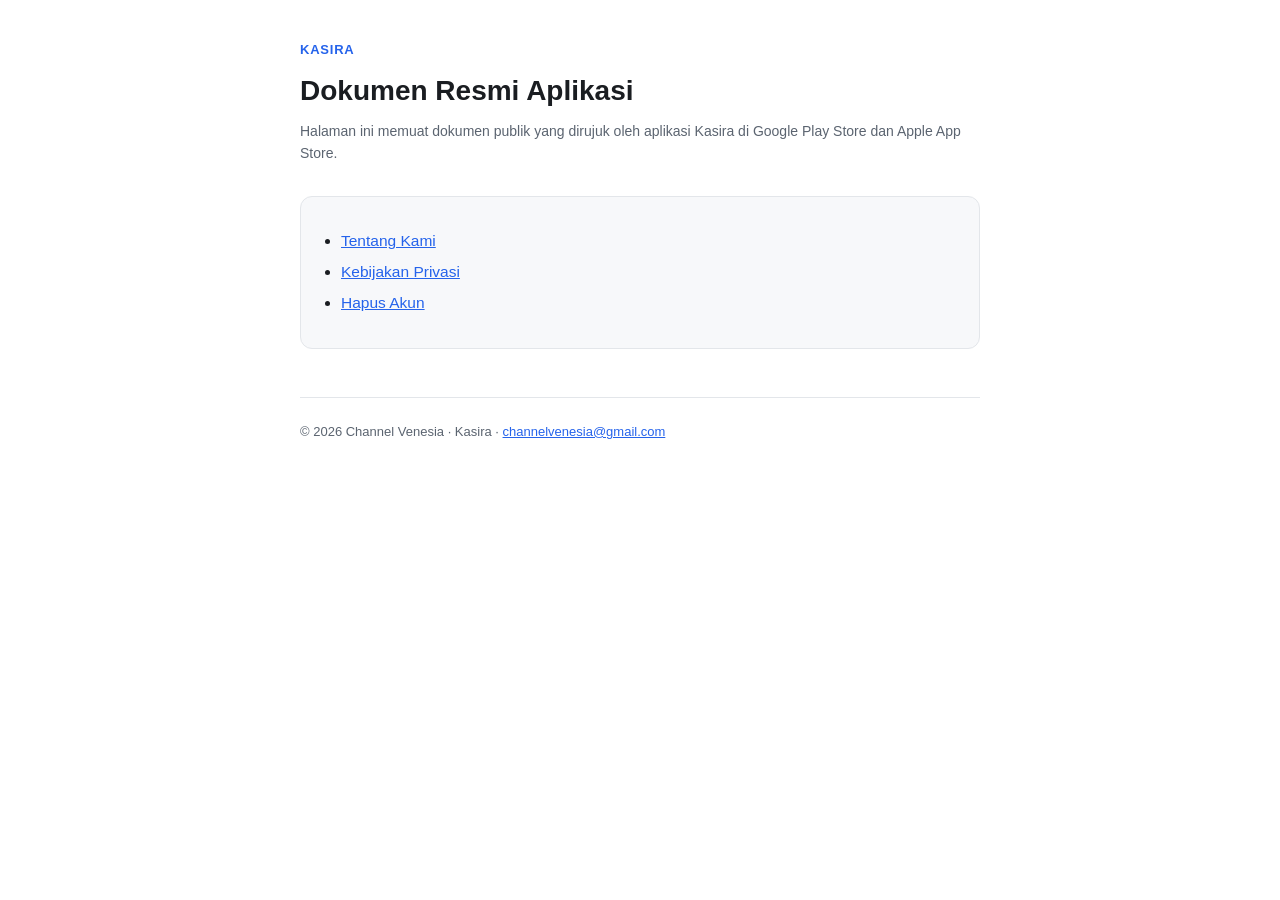
<file: index.html>
<!doctype html>
<html lang="id">
<head>
<meta charset="utf-8">
<meta name="viewport" content="width=device-width, initial-scale=1">
<title>Kasira</title>
<link rel="stylesheet" href="style.css">
</head>
<body>
<div class="wrap">
  <p class="eyebrow">Kasira</p>
  <h1>Dokumen Resmi Aplikasi</h1>
  <p class="meta">Halaman ini memuat dokumen publik yang dirujuk oleh aplikasi Kasira di Google Play Store dan Apple App Store.</p>

  <div class="card">
    <ul>
      <li><a href="about.html">Tentang Kami</a></li>
      <li><a href="privacy.html">Kebijakan Privasi</a></li>
      <li><a href="delete-account.html">Hapus Akun</a></li>
    </ul>
  </div>

  <footer>
    &copy; 2026 Channel Venesia &middot; Kasira &middot; <a href="mailto:channelvenesia@gmail.com">channelvenesia@gmail.com</a>
  </footer>
</div>
</body>
</html>
</file>
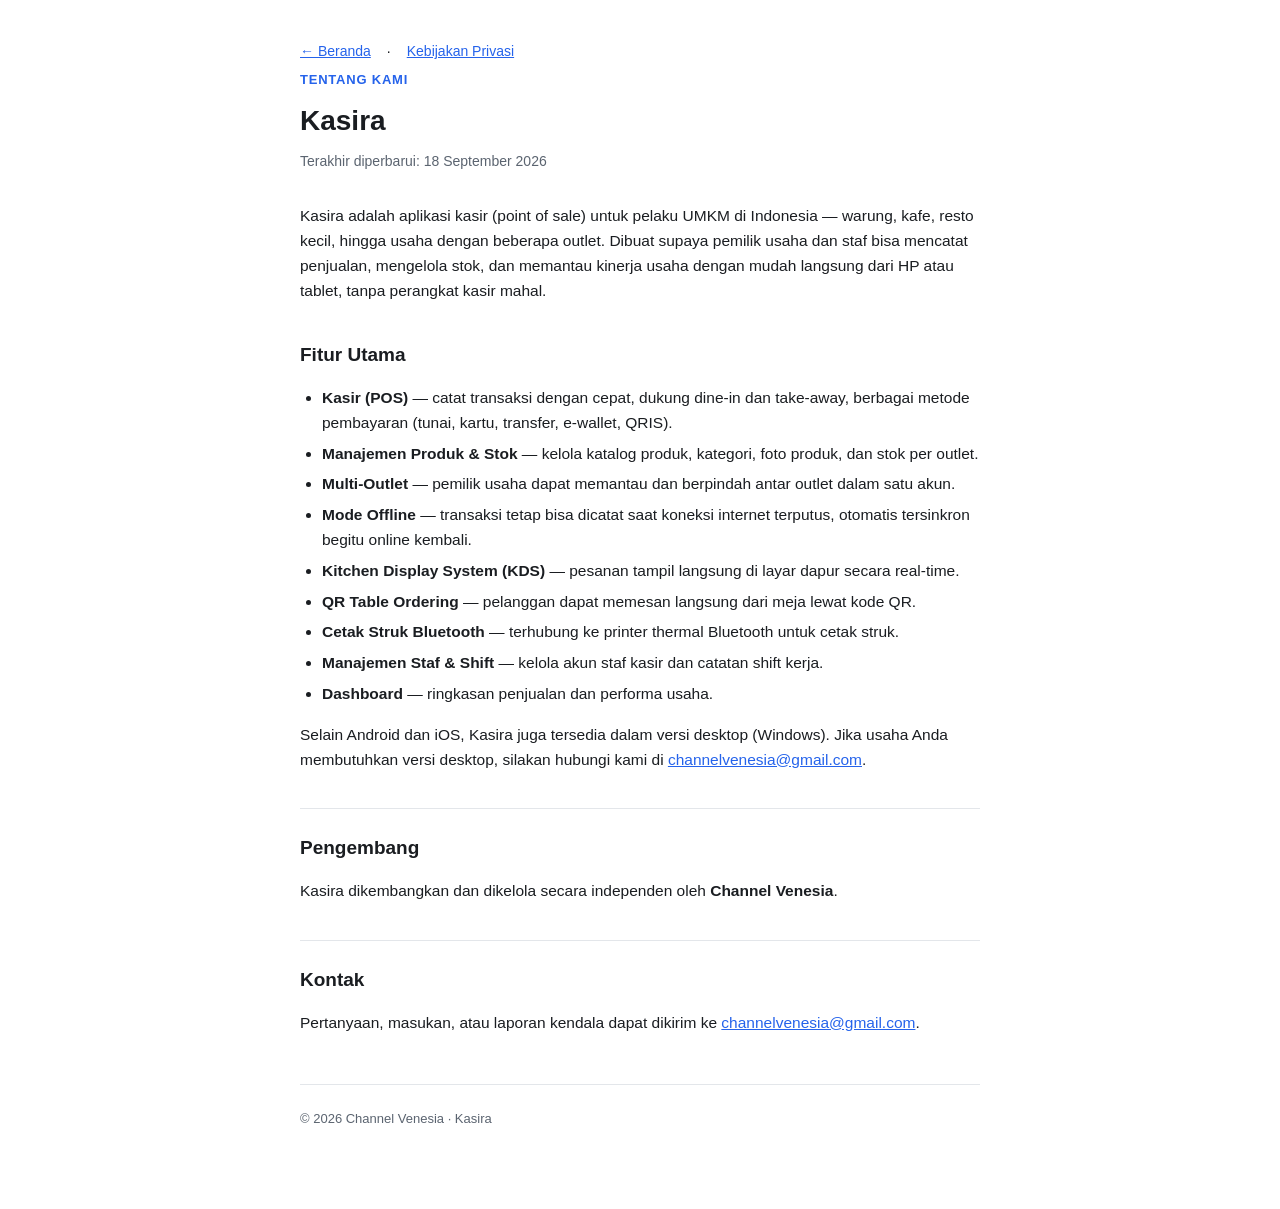
<file: about.html>
<!doctype html>
<html lang="id">
<head>
<meta charset="utf-8">
<meta name="viewport" content="width=device-width, initial-scale=1">
<title>Tentang Kami - Kasira</title>
<link rel="stylesheet" href="style.css">
</head>
<body>
<div class="wrap">
  <div class="nav"><a href="index.html">&larr; Beranda</a> &middot; <a href="privacy.html">Kebijakan Privasi</a></div>
  <p class="eyebrow">Tentang Kami</p>
  <h1>Kasira</h1>
  <p class="meta">Terakhir diperbarui: 18 September 2026</p>

  <p>
    Kasira adalah aplikasi kasir (point of sale) untuk pelaku UMKM di
    Indonesia &mdash; warung, kafe, resto kecil, hingga usaha dengan
    beberapa outlet. Dibuat supaya pemilik usaha dan staf bisa mencatat
    penjualan, mengelola stok, dan memantau kinerja usaha dengan mudah
    langsung dari HP atau tablet, tanpa perangkat kasir mahal.
  </p>

  <h2>Fitur Utama</h2>
  <ul>
    <li><strong>Kasir (POS)</strong> &mdash; catat transaksi dengan cepat, dukung dine-in dan take-away, berbagai metode pembayaran (tunai, kartu, transfer, e-wallet, QRIS).</li>
    <li><strong>Manajemen Produk &amp; Stok</strong> &mdash; kelola katalog produk, kategori, foto produk, dan stok per outlet.</li>
    <li><strong>Multi-Outlet</strong> &mdash; pemilik usaha dapat memantau dan berpindah antar outlet dalam satu akun.</li>
    <li><strong>Mode Offline</strong> &mdash; transaksi tetap bisa dicatat saat koneksi internet terputus, otomatis tersinkron begitu online kembali.</li>
    <li><strong>Kitchen Display System (KDS)</strong> &mdash; pesanan tampil langsung di layar dapur secara real-time.</li>
    <li><strong>QR Table Ordering</strong> &mdash; pelanggan dapat memesan langsung dari meja lewat kode QR.</li>
    <li><strong>Cetak Struk Bluetooth</strong> &mdash; terhubung ke printer thermal Bluetooth untuk cetak struk.</li>
    <li><strong>Manajemen Staf &amp; Shift</strong> &mdash; kelola akun staf kasir dan catatan shift kerja.</li>
    <li><strong>Dashboard</strong> &mdash; ringkasan penjualan dan performa usaha.</li>
  </ul>

  <p>
    Selain Android dan iOS, Kasira juga tersedia dalam versi desktop
    (Windows). Jika usaha Anda membutuhkan versi desktop, silakan
    hubungi kami di <a href="mailto:channelvenesia@gmail.com">channelvenesia@gmail.com</a>.
  </p>

  <h2>Pengembang</h2>
  <p>
    Kasira dikembangkan dan dikelola secara independen oleh
    <strong>Channel Venesia</strong>.
  </p>

  <h2>Kontak</h2>
  <p>
    Pertanyaan, masukan, atau laporan kendala dapat dikirim ke
    <a href="mailto:channelvenesia@gmail.com">channelvenesia@gmail.com</a>.
  </p>

  <footer>
    &copy; 2026 Channel Venesia &middot; Kasira
  </footer>
</div>
</body>
</html>
</file>
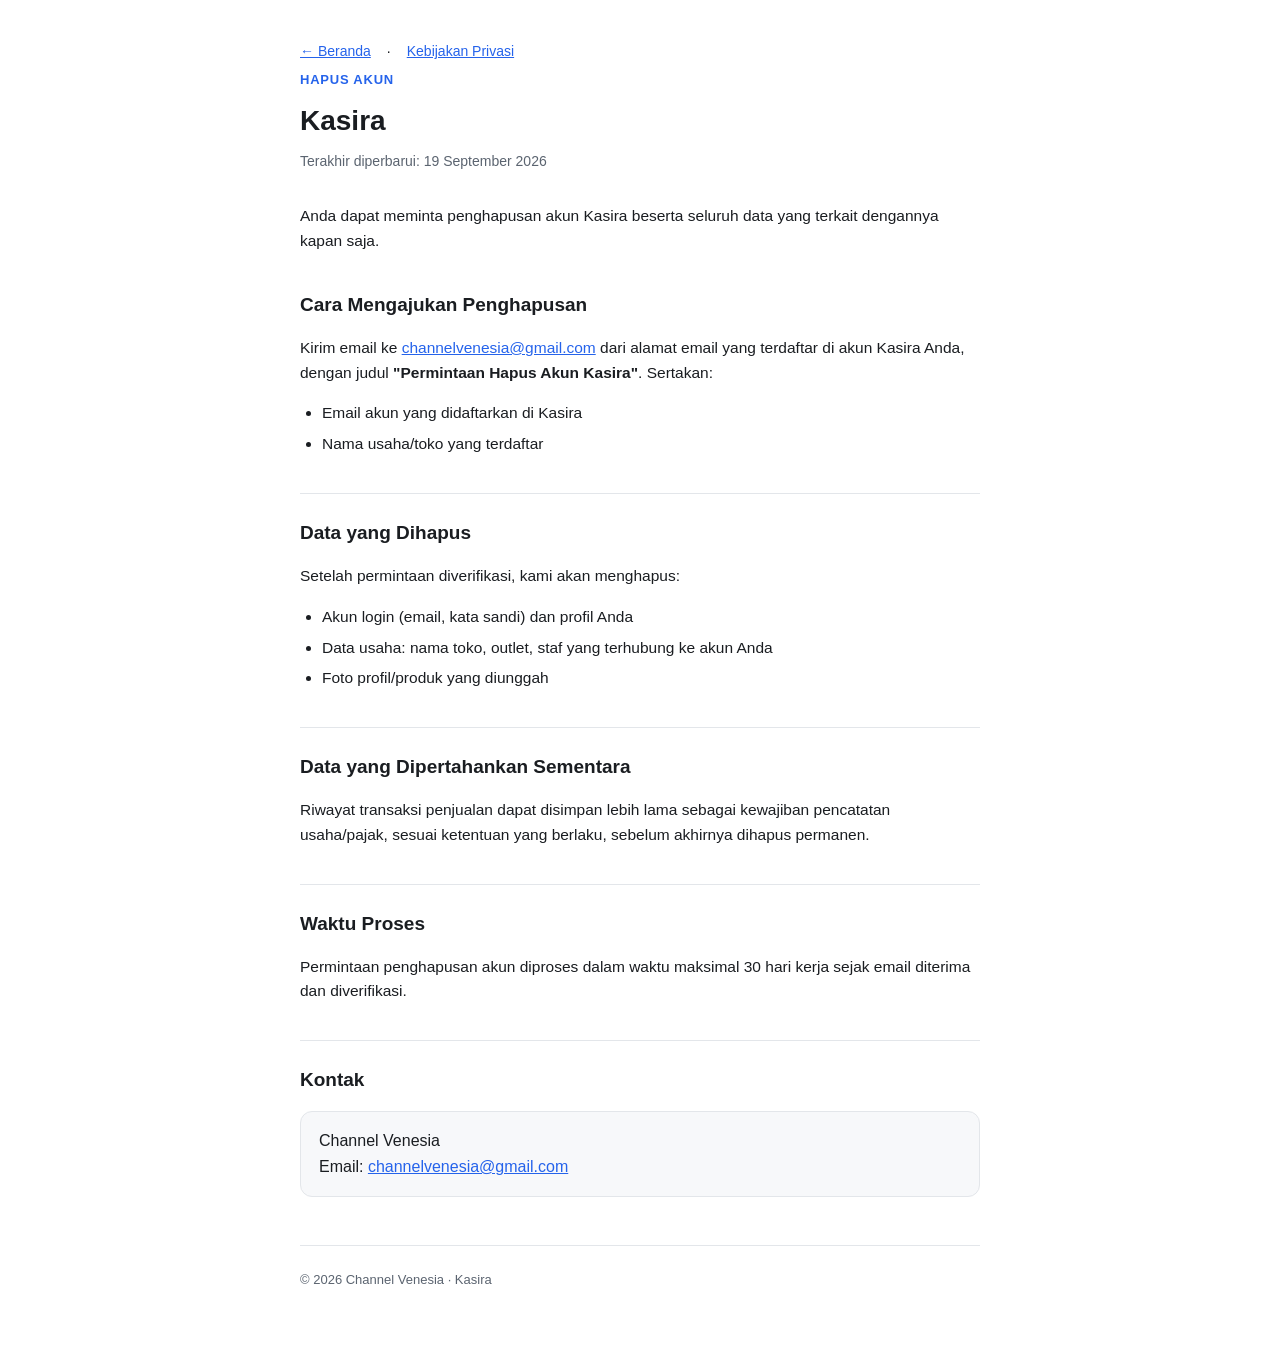
<file: delete-account.html>
<!doctype html>
<html lang="id">
<head>
<meta charset="utf-8">
<meta name="viewport" content="width=device-width, initial-scale=1">
<title>Hapus Akun - Kasira</title>
<link rel="stylesheet" href="style.css">
</head>
<body>
<div class="wrap">
  <div class="nav"><a href="index.html">&larr; Beranda</a> &middot; <a href="privacy.html">Kebijakan Privasi</a></div>
  <p class="eyebrow">Hapus Akun</p>
  <h1>Kasira</h1>
  <p class="meta">Terakhir diperbarui: 19 September 2026</p>

  <p>
    Anda dapat meminta penghapusan akun Kasira beserta seluruh data
    yang terkait dengannya kapan saja.
  </p>

  <h2>Cara Mengajukan Penghapusan</h2>
  <p>
    Kirim email ke <a href="mailto:channelvenesia@gmail.com?subject=Permintaan%20Hapus%20Akun%20Kasira">channelvenesia@gmail.com</a>
    dari alamat email yang terdaftar di akun Kasira Anda, dengan judul
    <strong>"Permintaan Hapus Akun Kasira"</strong>. Sertakan:
  </p>
  <ul>
    <li>Email akun yang didaftarkan di Kasira</li>
    <li>Nama usaha/toko yang terdaftar</li>
  </ul>

  <h2>Data yang Dihapus</h2>
  <p>Setelah permintaan diverifikasi, kami akan menghapus:</p>
  <ul>
    <li>Akun login (email, kata sandi) dan profil Anda</li>
    <li>Data usaha: nama toko, outlet, staf yang terhubung ke akun Anda</li>
    <li>Foto profil/produk yang diunggah</li>
  </ul>

  <h2>Data yang Dipertahankan Sementara</h2>
  <p>
    Riwayat transaksi penjualan dapat disimpan lebih lama sebagai
    kewajiban pencatatan usaha/pajak, sesuai ketentuan yang berlaku,
    sebelum akhirnya dihapus permanen.
  </p>

  <h2>Waktu Proses</h2>
  <p>
    Permintaan penghapusan akun diproses dalam waktu maksimal 30 hari
    kerja sejak email diterima dan diverifikasi.
  </p>

  <h2>Kontak</h2>
  <div class="card">
    Channel Venesia<br>
    Email: <a href="mailto:channelvenesia@gmail.com">channelvenesia@gmail.com</a>
  </div>

  <footer>
    &copy; 2026 Channel Venesia &middot; Kasira
  </footer>
</div>
</body>
</html>
</file>
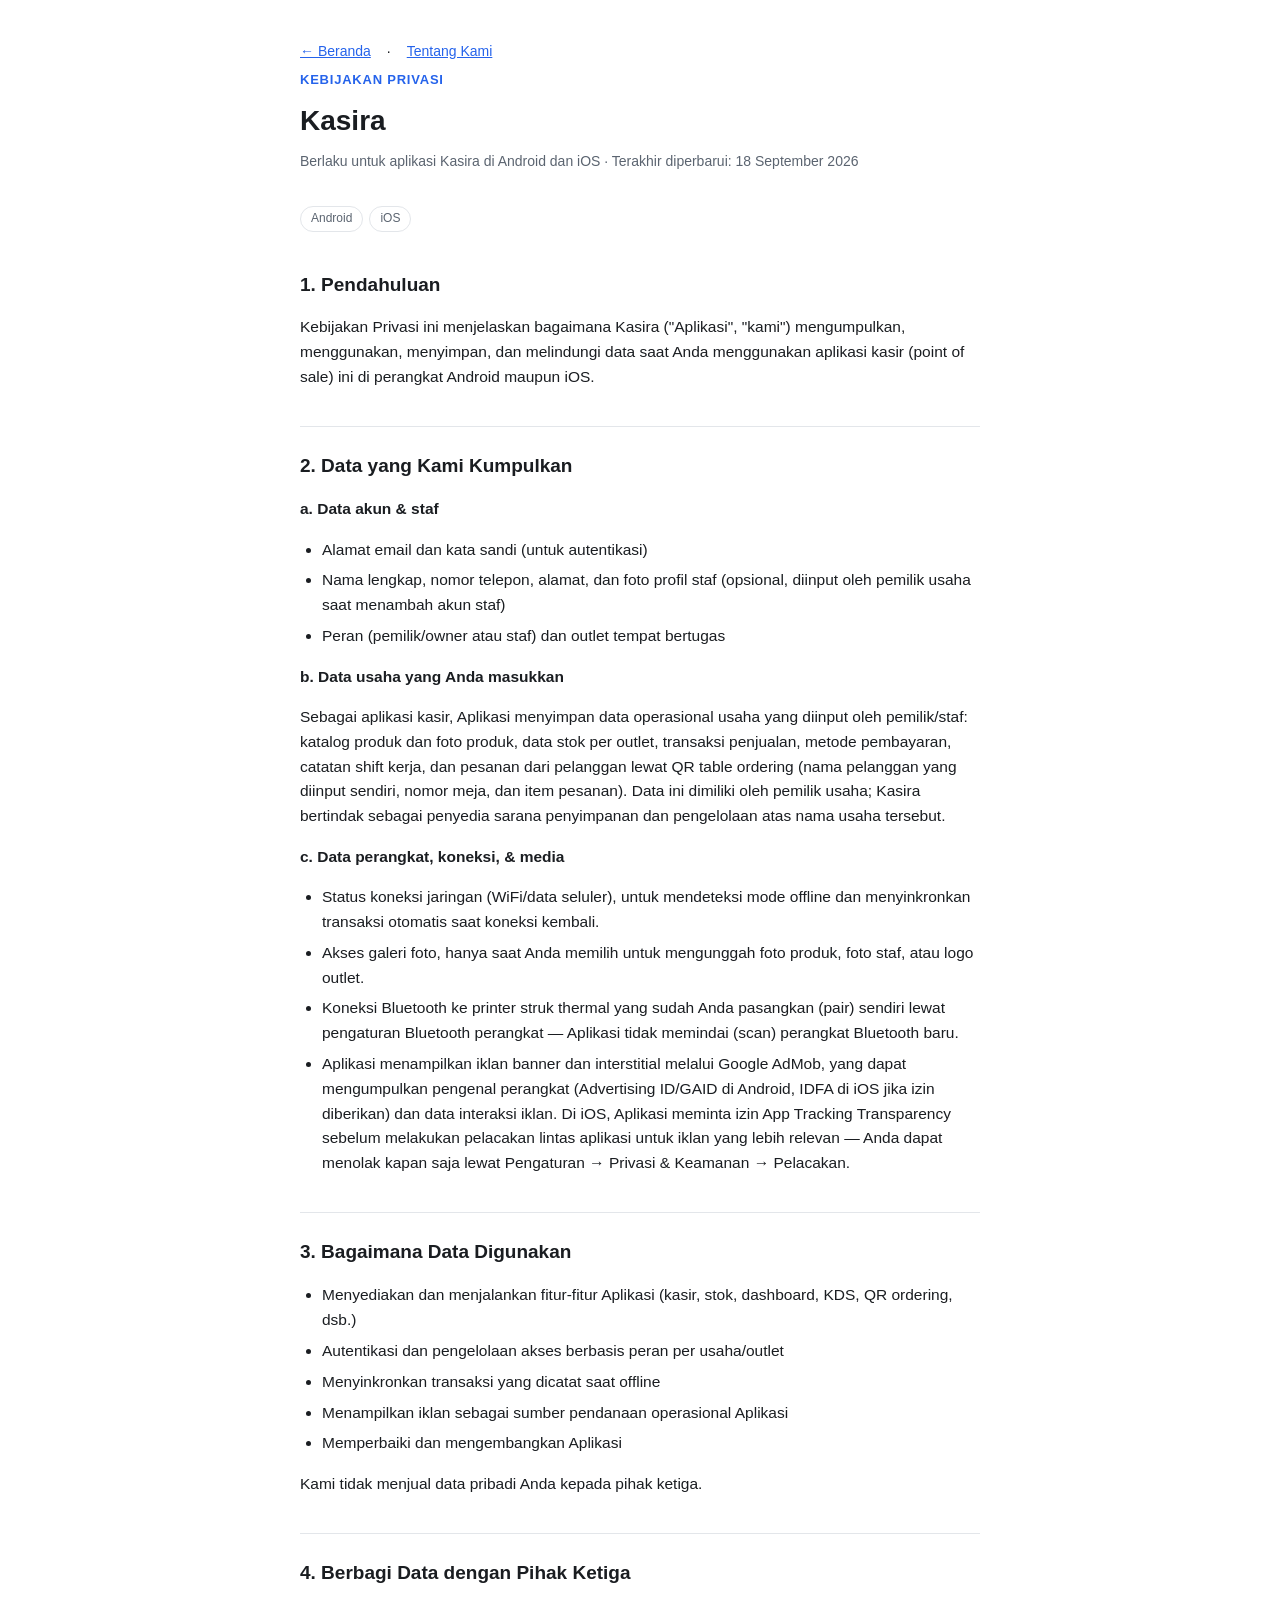
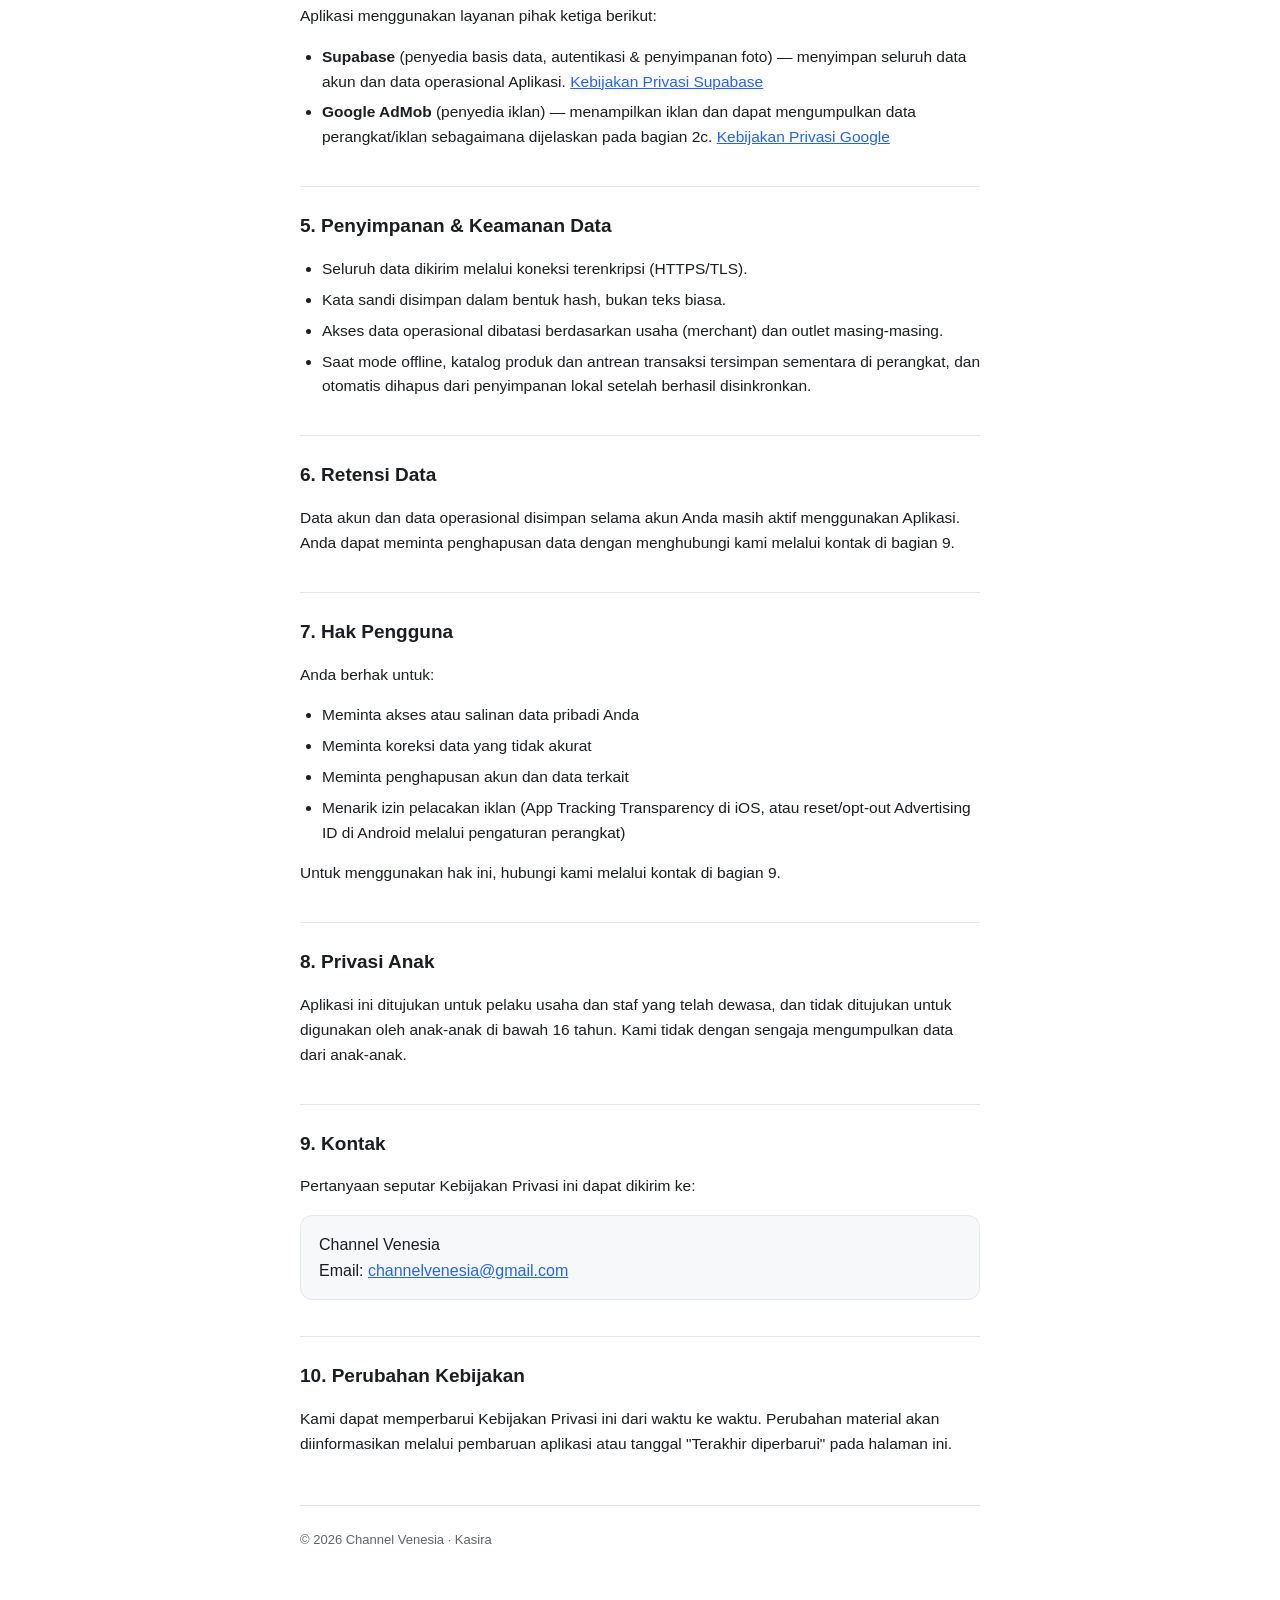
<file: privacy.html>
<!doctype html>
<html lang="id">
<head>
<meta charset="utf-8">
<meta name="viewport" content="width=device-width, initial-scale=1">
<title>Kebijakan Privasi - Kasira</title>
<link rel="stylesheet" href="style.css">
</head>
<body>
<div class="wrap">
  <div class="nav"><a href="index.html">&larr; Beranda</a> &middot; <a href="about.html">Tentang Kami</a></div>
  <p class="eyebrow">Kebijakan Privasi</p>
  <h1>Kasira</h1>
  <p class="meta">
    Berlaku untuk aplikasi Kasira di Android dan iOS &middot;
    Terakhir diperbarui: 18 September 2026
  </p>
  <p>
    <span class="badge">Android</span><span class="badge">iOS</span>
  </p>

  <h2>1. Pendahuluan</h2>
  <p>
    Kebijakan Privasi ini menjelaskan bagaimana Kasira ("Aplikasi",
    "kami") mengumpulkan, menggunakan, menyimpan, dan melindungi data
    saat Anda menggunakan aplikasi kasir (point of sale) ini di
    perangkat Android maupun iOS.
  </p>

  <h2>2. Data yang Kami Kumpulkan</h2>

  <p><strong>a. Data akun &amp; staf</strong></p>
  <ul>
    <li>Alamat email dan kata sandi (untuk autentikasi)</li>
    <li>Nama lengkap, nomor telepon, alamat, dan foto profil staf (opsional, diinput oleh pemilik usaha saat menambah akun staf)</li>
    <li>Peran (pemilik/owner atau staf) dan outlet tempat bertugas</li>
  </ul>

  <p><strong>b. Data usaha yang Anda masukkan</strong></p>
  <p>
    Sebagai aplikasi kasir, Aplikasi menyimpan data operasional usaha
    yang diinput oleh pemilik/staf: katalog produk dan foto produk,
    data stok per outlet, transaksi penjualan, metode pembayaran,
    catatan shift kerja, dan pesanan dari pelanggan lewat QR table
    ordering (nama pelanggan yang diinput sendiri, nomor meja, dan
    item pesanan). Data ini dimiliki oleh pemilik usaha; Kasira
    bertindak sebagai penyedia sarana penyimpanan dan pengelolaan atas
    nama usaha tersebut.
  </p>

  <p><strong>c. Data perangkat, koneksi, &amp; media</strong></p>
  <ul>
    <li>Status koneksi jaringan (WiFi/data seluler), untuk mendeteksi mode offline dan menyinkronkan transaksi otomatis saat koneksi kembali.</li>
    <li>Akses galeri foto, hanya saat Anda memilih untuk mengunggah foto produk, foto staf, atau logo outlet.</li>
    <li>Koneksi Bluetooth ke printer struk thermal yang sudah Anda pasangkan (pair) sendiri lewat pengaturan Bluetooth perangkat &mdash; Aplikasi tidak memindai (scan) perangkat Bluetooth baru.</li>
    <li>Aplikasi menampilkan iklan banner dan interstitial melalui Google AdMob, yang dapat mengumpulkan pengenal perangkat (Advertising ID/GAID di Android, IDFA di iOS jika izin diberikan) dan data interaksi iklan. Di iOS, Aplikasi meminta izin App Tracking Transparency sebelum melakukan pelacakan lintas aplikasi untuk iklan yang lebih relevan &mdash; Anda dapat menolak kapan saja lewat Pengaturan &rarr; Privasi &amp; Keamanan &rarr; Pelacakan.</li>
  </ul>

  <h2>3. Bagaimana Data Digunakan</h2>
  <ul>
    <li>Menyediakan dan menjalankan fitur-fitur Aplikasi (kasir, stok, dashboard, KDS, QR ordering, dsb.)</li>
    <li>Autentikasi dan pengelolaan akses berbasis peran per usaha/outlet</li>
    <li>Menyinkronkan transaksi yang dicatat saat offline</li>
    <li>Menampilkan iklan sebagai sumber pendanaan operasional Aplikasi</li>
    <li>Memperbaiki dan mengembangkan Aplikasi</li>
  </ul>
  <p>Kami tidak menjual data pribadi Anda kepada pihak ketiga.</p>

  <h2>4. Berbagi Data dengan Pihak Ketiga</h2>
  <p>Aplikasi menggunakan layanan pihak ketiga berikut:</p>
  <ul>
    <li>
      <strong>Supabase</strong> (penyedia basis data, autentikasi &amp; penyimpanan foto) &mdash;
      menyimpan seluruh data akun dan data operasional Aplikasi.
      <a href="https://supabase.com/privacy" target="_blank" rel="noopener">Kebijakan Privasi Supabase</a>
    </li>
    <li>
      <strong>Google AdMob</strong> (penyedia iklan) &mdash;
      menampilkan iklan dan dapat mengumpulkan data perangkat/iklan sebagaimana dijelaskan pada bagian 2c.
      <a href="https://policies.google.com/privacy" target="_blank" rel="noopener">Kebijakan Privasi Google</a>
    </li>
  </ul>

  <h2>5. Penyimpanan &amp; Keamanan Data</h2>
  <ul>
    <li>Seluruh data dikirim melalui koneksi terenkripsi (HTTPS/TLS).</li>
    <li>Kata sandi disimpan dalam bentuk hash, bukan teks biasa.</li>
    <li>Akses data operasional dibatasi berdasarkan usaha (merchant) dan outlet masing-masing.</li>
    <li>Saat mode offline, katalog produk dan antrean transaksi tersimpan sementara di perangkat, dan otomatis dihapus dari penyimpanan lokal setelah berhasil disinkronkan.</li>
  </ul>

  <h2>6. Retensi Data</h2>
  <p>
    Data akun dan data operasional disimpan selama akun Anda masih
    aktif menggunakan Aplikasi. Anda dapat meminta penghapusan data
    dengan menghubungi kami melalui kontak di bagian 9.
  </p>

  <h2>7. Hak Pengguna</h2>
  <p>Anda berhak untuk:</p>
  <ul>
    <li>Meminta akses atau salinan data pribadi Anda</li>
    <li>Meminta koreksi data yang tidak akurat</li>
    <li>Meminta penghapusan akun dan data terkait</li>
    <li>Menarik izin pelacakan iklan (App Tracking Transparency di iOS, atau reset/opt-out Advertising ID di Android melalui pengaturan perangkat)</li>
  </ul>
  <p>Untuk menggunakan hak ini, hubungi kami melalui kontak di bagian 9.</p>

  <h2>8. Privasi Anak</h2>
  <p>
    Aplikasi ini ditujukan untuk pelaku usaha dan staf yang telah
    dewasa, dan tidak ditujukan untuk digunakan oleh anak-anak di
    bawah 16 tahun. Kami tidak dengan sengaja mengumpulkan data dari
    anak-anak.
  </p>

  <h2>9. Kontak</h2>
  <p>
    Pertanyaan seputar Kebijakan Privasi ini dapat dikirim ke:
  </p>
  <div class="card">
    Channel Venesia<br>
    Email: <a href="mailto:channelvenesia@gmail.com">channelvenesia@gmail.com</a>
  </div>

  <h2>10. Perubahan Kebijakan</h2>
  <p>
    Kami dapat memperbarui Kebijakan Privasi ini dari waktu ke waktu.
    Perubahan material akan diinformasikan melalui pembaruan aplikasi
    atau tanggal "Terakhir diperbarui" pada halaman ini.
  </p>

  <footer>
    &copy; 2026 Channel Venesia &middot; Kasira
  </footer>
</div>
</body>
</html>
</file>
<file: style.css>
:root {
  color-scheme: light dark;
  --bg: #ffffff;
  --fg: #1a1d21;
  --muted: #5b6470;
  --accent: #2563eb;
  --border: #e3e6ea;
  --card: #f7f8fa;
}

@media (prefers-color-scheme: dark) {
  :root {
    --bg: #14161a;
    --fg: #eef0f2;
    --muted: #9aa3af;
    --accent: #6ea8ff;
    --border: #2a2d33;
    --card: #1c1f24;
  }
}

* { box-sizing: border-box; }

body {
  margin: 0;
  background: var(--bg);
  color: var(--fg);
  font-family: -apple-system, BlinkMacSystemFont, "Segoe UI", Roboto, Inter, Arial, sans-serif;
  line-height: 1.6;
}

.wrap {
  max-width: 720px;
  margin: 0 auto;
  padding: 40px 20px 80px;
}

.eyebrow {
  color: var(--accent);
  font-weight: 600;
  font-size: 13px;
  letter-spacing: 0.06em;
  text-transform: uppercase;
  margin: 0 0 8px;
}

h1 {
  font-size: 28px;
  margin: 0 0 6px;
}

.meta {
  color: var(--muted);
  font-size: 14px;
  margin: 0 0 32px;
}

h2 {
  font-size: 19px;
  margin: 36px 0 10px;
  border-top: 1px solid var(--border);
  padding-top: 24px;
}

h2:first-of-type {
  border-top: none;
  padding-top: 0;
}

p, li {
  color: var(--fg);
  font-size: 15.5px;
}

ul {
  padding-left: 22px;
}

li {
  margin: 6px 0;
}

a {
  color: var(--accent);
}

.card {
  background: var(--card);
  border: 1px solid var(--border);
  border-radius: 12px;
  padding: 16px 18px;
  margin: 16px 0;
}

.nav {
  display: flex;
  gap: 16px;
  font-size: 14px;
  margin-bottom: 8px;
}

.badge {
  display: inline-block;
  font-size: 12px;
  color: var(--muted);
  border: 1px solid var(--border);
  border-radius: 999px;
  padding: 2px 10px;
  margin: 2px 6px 2px 0;
}

footer {
  margin-top: 48px;
  padding-top: 24px;
  border-top: 1px solid var(--border);
  color: var(--muted);
  font-size: 13px;
}
</file>
